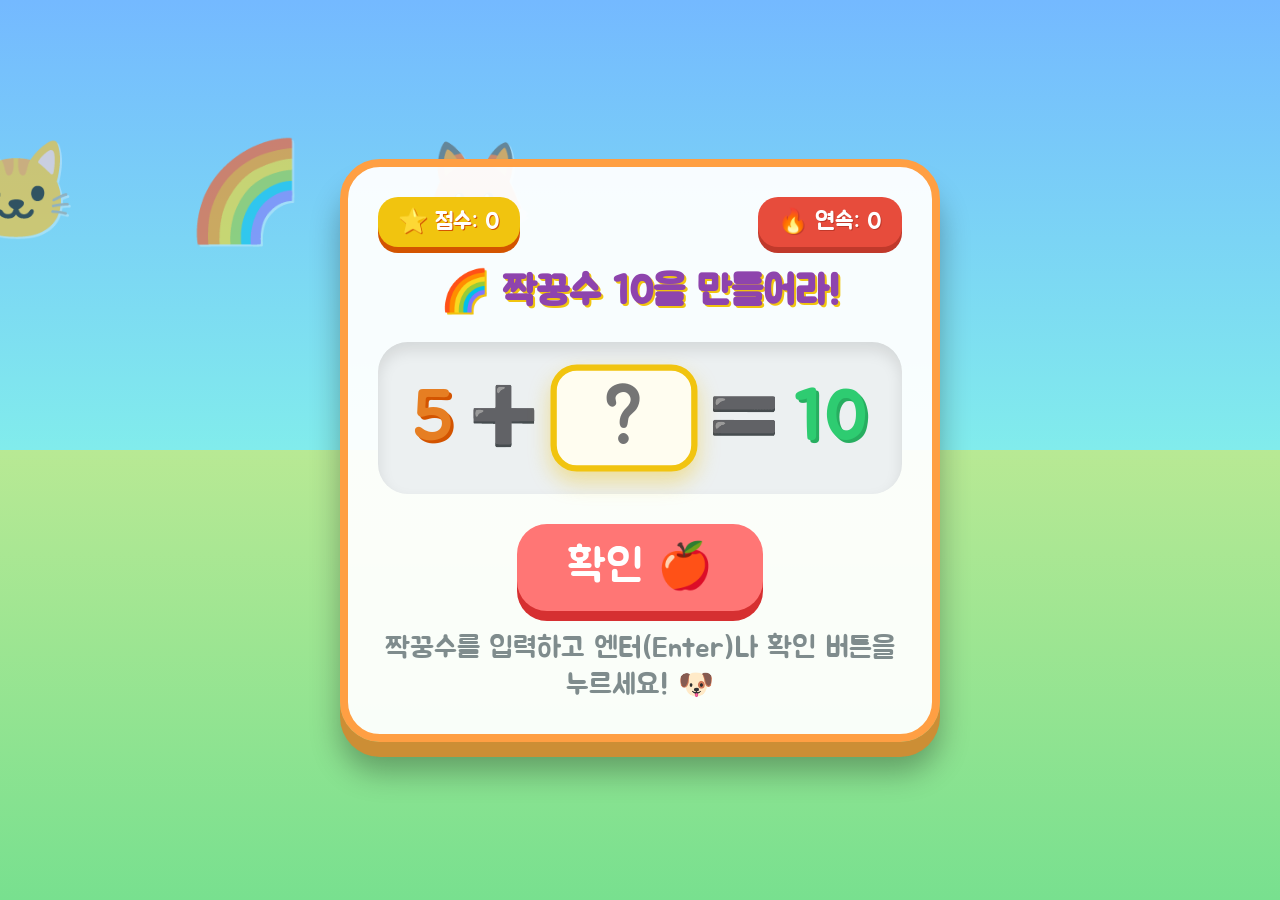
<file: index.html>
<!DOCTYPE html>
<html lang="ko">
<head>
    <meta charset="UTF-8">
    <meta name="viewport" content="width=device-width, initial-scale=1.0">
    <title>🐶 10 만들기 짝꿍수! 🐰</title>
    <!-- 구글 폰트 Jua 로드 -->
    <link rel="preconnect" href="https://fonts.googleapis.com">
    <link rel="preconnect" href="https://fonts.gstatic.com" crossorigin>
    <link href="https://fonts.googleapis.com/css2?family=Jua&display=swap" rel="stylesheet">
    <link rel="stylesheet" href="style.css">
</head>
<body>
    <!-- 배경 꾸미기를 위한 둥둥 떠다니는 구름/동물 이모지 -->
    <div class="bg-animals">🐶 ☁️ 🐰 ☁️ 🐱 🌈 🦊</div>
    
    <div class="game-container">
        <header class="game-header">
            <div class="score-board">
                ⭐ 점수: <span id="score">0</span>
            </div>
            <div class="combo-board">
                🔥 연속: <span id="combo">0</span>
            </div>
        </header>

        <main class="game-main">
            <h1 class="title">🌈 짝꿍수 10을 만들어라!</h1>
            
            <form id="game-form" onsubmit="event.preventDefault(); submitAnswer();">
                <div class="question-box">
                    <span id="target-number">?</span> 
                    <span class="plus">➕</span> 
                    <input type="number" id="answer-input" required autocomplete="off" autofocus placeholder="?">
                    <span class="equals">🟰</span> 
                    <span class="ten">10</span>
                </div>
                
                <button type="submit" class="submit-btn" id="submit-btn">확인 🍎</button>
            </form>
        </main>

        <footer class="game-footer">
            <div class="feedback" id="feedback">정답을 적고 확인이나 엔터(Enter)를 누르세요! 🌟</div>
        </footer>
    </div>
    
    <script src="app.js"></script>
</body>
</html>
</file>
<file: style.css>
* {
    box-sizing: border-box;
    margin: 0;
    padding: 0;
}

body {
    font-family: 'Jua', sans-serif;
    min-height: 100vh;
    display: flex;
    justify-content: center;
    align-items: center;
    /* 하늘과 들판 느낌의 그라데이션 조합 */
    background: linear-gradient(to bottom, #74b9ff 0%, #81ecec 50%, #b8e994 50%, #78e08f 100%);
    overflow: hidden;
    position: relative;
    padding: 20px;
}

/* 둥둥 떠다니는 동물 패턴 효과를 살짝 흉내 내기 */
.bg-animals {
    position: absolute;
    top: 15%;
    width: 250%;
    font-size: 6rem;
    letter-spacing: 40px;
    opacity: 0.6;
    animation: drift 40s linear infinite;
    z-index: 1;
    pointer-events: none;
    text-shadow: 2px 2px 0px rgba(255,255,255,0.5);
}

@keyframes drift {
    0% { transform: translateX(0); }
    100% { transform: translateX(-50%); }
}

.game-container {
    background: rgba(255, 255, 255, 0.95);
    border: 8px solid #ff9f43; /* 산뜻한 오렌지색 테두리 */
    width: 100%;
    max-width: 600px;
    border-radius: 40px;
    padding: 30px;
    box-shadow: 0 15px 0 #cc8e35, 0 30px 30px rgba(0,0,0,0.3);
    text-align: center;
    position: relative;
    z-index: 10;
}

.game-header {
    display: flex;
    justify-content: space-between;
    font-size: 1.5rem;
    margin-bottom: 20px;
}

.score-board {
    background: #f1c40f; 
    color: #fff;
    padding: 10px 20px; 
    border-radius: 20px;
    box-shadow: 0 6px 0 #d35400; 
    text-shadow: 1px 1px 0 #d35400;
}

.combo-board {
    background: #e74c3c; 
    color: white;
    padding: 10px 20px; 
    border-radius: 20px;
    box-shadow: 0 6px 0 #c0392b; 
    text-shadow: 1px 1px 0 #c0392b;
}

.title {
    font-size: 2.5rem;
    color: #8e44ad;
    margin-bottom: 25px;
    text-shadow: 2px 2px 0px #f1c40f;
    animation: bounce 2s infinite;
}

@keyframes bounce {
    0%, 100% { transform: translateY(0); }
    50% { transform: translateY(-8px); }
}

.question-box {
    display: flex;
    justify-content: center;
    align-items: center;
    gap: 15px;
    font-size: 4.5rem;
    margin-bottom: 30px;
    background: #ecf0f1;
    border-radius: 30px;
    padding: 25px 15px;
    box-shadow: inset 0 8px 15px rgba(0,0,0,0.1);
}

#target-number { color: #e67e22; text-shadow: 3px 3px 0px #d35400; }
.plus { color: #3498db; font-size: 3.5rem; }
.equals { color: #9b59b6; font-size: 3.5rem; }
.ten { color: #2ecc71; text-shadow: 3px 3px 0px #27ae60; }

/* 주관식 입력창 스타일 */
input[type="number"] {
    font-family: 'Jua', sans-serif;
    font-size: 4.5rem;
    width: 140px;
    text-align: center;
    border: 6px dashed #3498db;
    border-radius: 25px;
    color: #e74c3c;
    background: #fff;
    outline: none;
    transition: all 0.2s ease;
    box-shadow: 0 5px 10px rgba(0,0,0,0.1);
}

input[type="number"]:focus {
    border-color: #f1c40f;
    border-style: solid;
    background: #fffdf0;
    transform: scale(1.05);
    box-shadow: 0 10px 20px rgba(241, 196, 15, 0.4);
}

/* 브라우저 기본 숫자 증감 스피너(화살표) 제거 */
input[type="number"]::-webkit-inner-spin-button, 
input[type="number"]::-webkit-outer-spin-button { 
    -webkit-appearance: none; 
    margin: 0; 
}
input[type="number"] { -moz-appearance: textfield; }

.submit-btn {
    font-family: 'Jua', sans-serif;
    font-size: 2.8rem;
    background: #ff7675;
    color: white;
    border: none;
    padding: 15px 50px;
    border-radius: 30px;
    cursor: pointer;
    box-shadow: 0 10px 0 #d63031;
    margin-bottom: 20px;
    transition: all 0.1s ease;
}

.submit-btn:active, .submit-btn.pressed {
    transform: translateY(10px);
    box-shadow: 0 0 0 rgba(0,0,0,0);
}

.submit-btn:hover {
    filter: brightness(1.1);
}

.feedback {
    font-size: 1.8rem;
    min-height: 45px;
    color: #7f8c8d;
    transition: all 0.3s ease;
}

.feedback.correct { 
    color: #ff6b81; 
    font-size: 2.2rem; 
    animation: bounce 0.5s; 
}
.feedback.wrong { 
    color: #3498db; 
    animation: horizontal-shaking 0.5s; 
}

/* 애니메이션 */
.shake { animation: horizontal-shaking 0.4s; }
@keyframes horizontal-shaking {
    0% { transform: translateX(0) } 
    25% { transform: translateX(15px) }
    50% { transform: translateX(-15px) } 
    75% { transform: translateX(15px) }
    100% { transform: translateX(0) }
}

.pop { animation: popCenter 0.5s cubic-bezier(0.175, 0.885, 0.32, 1.275); }
@keyframes popCenter {
    0% { transform: scale(1); } 
    50% { transform: scale(1.08); } 
    100% { transform: scale(1); }
}
</file>
